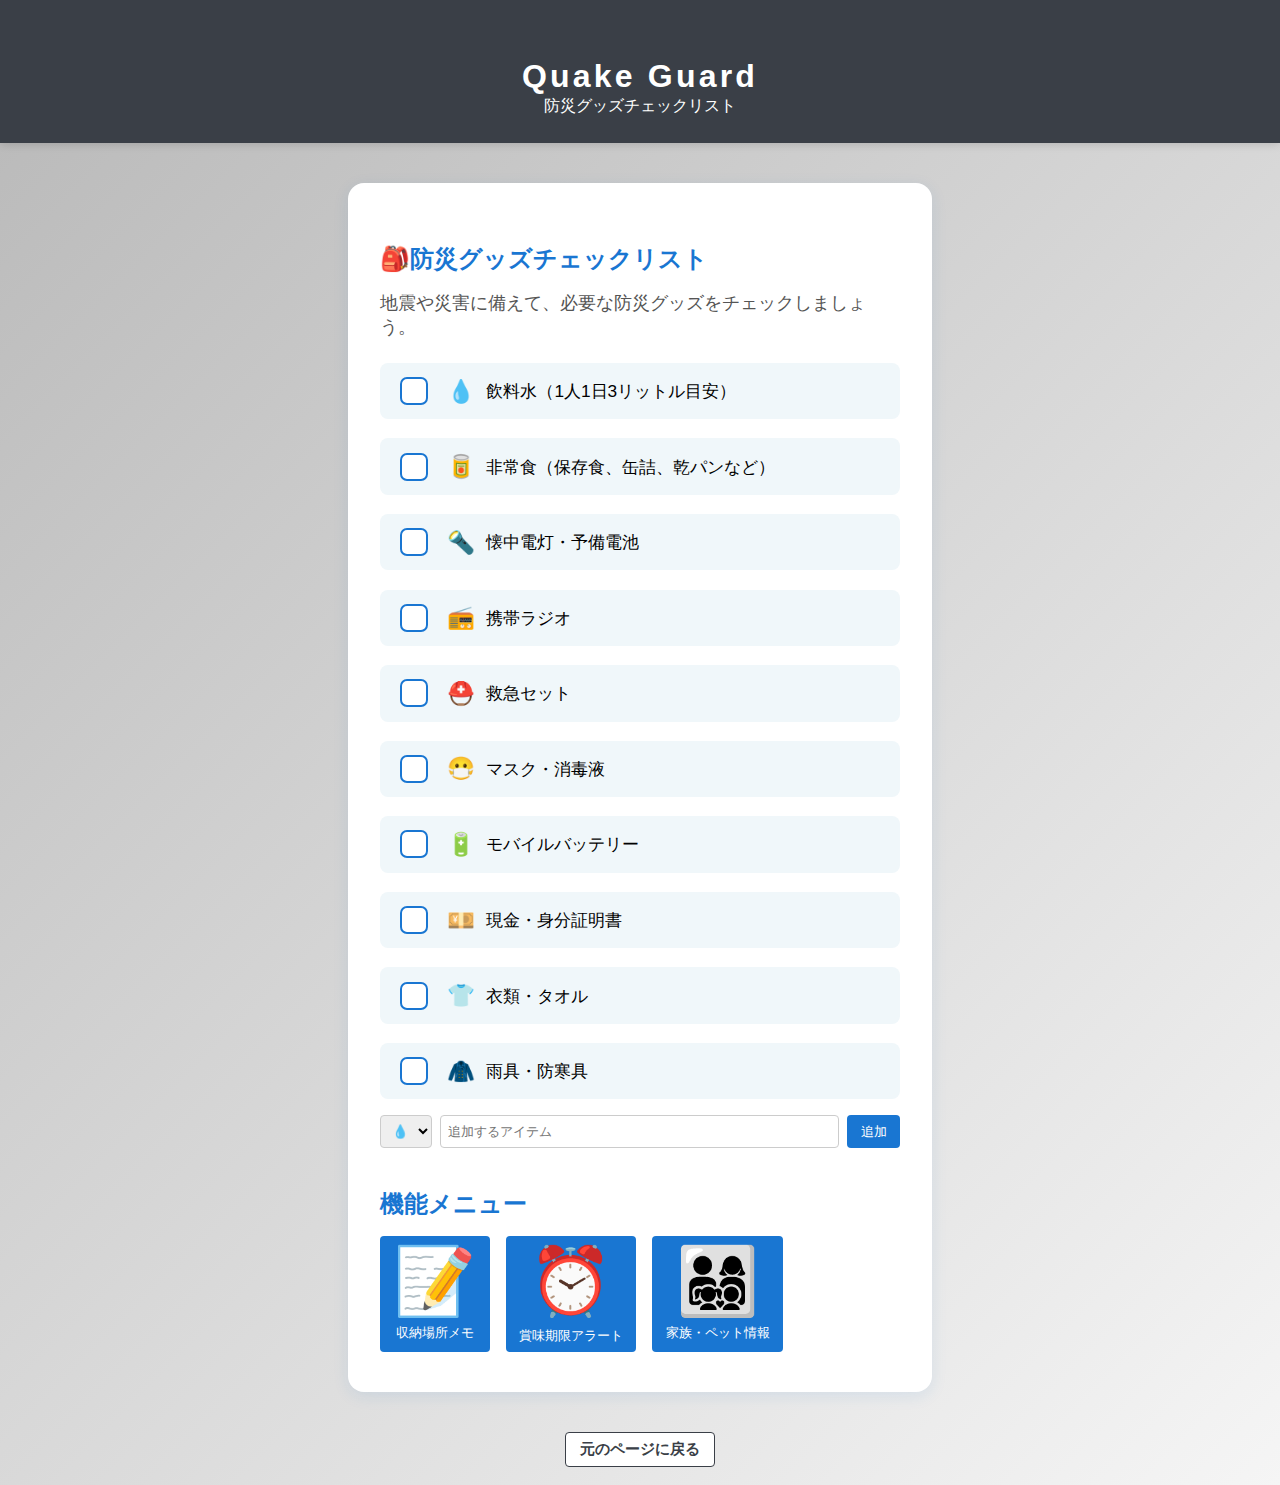
<file: list.html>
<!DOCTYPE html>
<html lang="ja">
<head>
    <meta charset="UTF-8">
    <title>防災グッズチェックリスト</title>
    <meta name="viewport" content="width=device-width, initial-scale=1">
    <style>
        body {
            font-family: 'Segoe UI', Arial, sans-serif;
            background: linear-gradient(135deg, #b8b8b8 0%, #f5f5f5 100%);
            margin: 0;
            padding: 0;
        }
        .site-title-bar {
            background: #3a3f47;
            color: #fff;
            display: flex;
            align-items: center;
            padding: 36px 0 26px 0; /* ←縦のpaddingを増やして高さをアップ */
            margin-bottom: 20px;
            box-shadow: 0 2px 8px rgba(0,0,0,0.13);
            position: relative;
            /* 追加: 幅を広げる */
            width: 100vw;
            min-width: 100vw;
            left: 50%;
            right: 50%;
            margin-left: -50vw;
            margin-right: -50vw;
        }
        .site-title-bar .site-title {
            flex: 1;
            text-align: center;
            font-size: 2em;
            letter-spacing: 0.1em;
            font-weight: bold;
            position: absolute;
            left: 0;
            right: 0;
            margin: auto;
            width: max-content;
            color: #fff;
        }
        header {
            background: #ffffffc9;
            color: #fff;
            padding: 1.5rem 1rem 1rem 1rem;
            text-align: center;
            border-bottom-left-radius: 24px;
            border-bottom-right-radius: 24px;
            box-shadow: 0 2px 8px rgba(25, 118, 210, 0.08);
        }  
        main {
            max-width: 520px;
            margin: 2.5rem auto;
            background: #fff;
            border-radius: 16px;
            box-shadow: 0 4px 16px rgba(25,118,210,0.10);
            padding: 2.5rem 2rem;
        }

        .back-link {
            margin-left: 16px;
            margin-right: 16px;
            background: #fff;
            color: #3a3f47;
            padding: 6px 14px;
            border-radius: 4px;
            text-decoration: none;
            font-weight: bold;
            border: 1px solid #3a3f47;
            font-size: 0.95em;
            transition: background 0.2s, color 0.2s;
        }
        .back-link:hover {
            background: #e3e3e3;
            color: #222;
        }
        h1 {
            margin: 0 0 0.5rem 0;
            font-size: 2rem;
            letter-spacing: 0.05em;
        }
        p {
            margin: 0 0 1.5rem 0;
            color: #e3f2fd;
            font-size: 1.05rem;
        }
        ul {
            list-style: none;
            padding: 0;
            margin: 0;
        }
        li {
            margin-bottom: 1.2rem;
            display: flex;
            align-items: center;
            background: #f0f7fa;
            border-radius: 8px;
            padding: 0.7rem 1rem;
            transition: background 0.2s;
        }
        li:last-child {
            margin-bottom: 0;
        }
        label {
            display: flex;
            align-items: center;
            width: 100%;
            cursor: pointer;
            font-size: 1.08rem;
        }
        input[type="checkbox"] {
            appearance: none;
            width: 28px;
            height: 28px;
            border: 2px solid #1976d2;
            border-radius: 7px;
            margin-right: 1.2rem;
            background: #fff;
            transition: border 0.2s, box-shadow 0.2s;
            position: relative;
            outline: none;
            cursor: pointer;
        }
        input[type="checkbox"]:checked {
            background: #1976d2;
            border-color: #1976d2;
        }
        input[type="checkbox"]:checked::after {
            content: '';
            position: absolute;
            left: 7px;
            top: 3px;
            width: 8px;
            height: 15px;
            border-right: 3px solid #fff;
            border-bottom: 3px solid #fff;
            transform: rotate(40deg);
        }
        input[type="checkbox"]:focus {
            box-shadow: 0 0 0 3px #90caf9;
        }
        .checked {
            text-decoration: line-through;
            color: #90a4ae;
        }
        @media (max-width: 600px) {
            main { padding: 1.2rem 0.5rem; }
            h1 { font-size: 1.3rem; }
            li { padding: 0.6rem 0.5rem; }
            input[type="checkbox"] { width: 24px; height: 24px; margin-right: 0.8rem; }
        }
    </style>
</head>
<body>

<style>
@keyframes fadeIn {
    from { opacity: 0; }
    to { opacity: 1; }
}
.navbar-fade-in {
    animation: fadeIn 1.5s ease-in-out;
}
</style>

    <div class="site-title-bar navbar-fade-in">
        <a href="./index.html" class="site-title" style="position: absolute; left: 0; right: 0; margin: auto; width: max-content; text-decoration: none; color: #fff;">
            Quake Guard
        </a>
        <p style="text-align: center; color: #fff; font-size: 1em; margin: 60px auto 0;">
            防災グッズチェックリスト
        </p>
    </div>

    <main>
        <section>
            <h2 style="font-size:1.5em; color:#1976d2; margin-bottom:1rem;">🎒防災グッズチェックリスト</h2>
            <p style="font-size:1.1em; color:#555; margin-bottom:1.5rem;">
                地震や災害に備えて、必要な防災グッズをチェックしましょう。
            </p>
            <ul id="checklist" style="padding:0; list-style:none;">
            <li><label><input type="checkbox"> <span style="font-size:1.3em; margin-right:0.5em;">💧</span>飲料水（1人1日3リットル目安）</label></li>
            <li><label><input type="checkbox"> <span style="font-size:1.3em; margin-right:0.5em;">🥫</span>非常食（保存食、缶詰、乾パンなど）</label></li>
            <li><label><input type="checkbox"> <span style="font-size:1.3em; margin-right:0.5em;">🔦</span>懐中電灯・予備電池</label></li>
            <li><label><input type="checkbox"> <span style="font-size:1.3em; margin-right:0.5em;">📻</span>携帯ラジオ</label></li>
            <li><label><input type="checkbox"> <span style="font-size:1.3em; margin-right:0.5em;">⛑️</span>救急セット</label></li>
            <li><label><input type="checkbox"> <span style="font-size:1.3em; margin-right:0.5em;">😷</span>マスク・消毒液</label></li>
            <li><label><input type="checkbox"> <span style="font-size:1.3em; margin-right:0.5em;">🔋</span>モバイルバッテリー</label></li>
            <li><label><input type="checkbox"> <span style="font-size:1.3em; margin-right:0.5em;">💴</span>現金・身分証明書</label></li>
            <li><label><input type="checkbox"> <span style="font-size:1.3em; margin-right:0.5em;">👕</span>衣類・タオル</label></li>
            <li><label><input type="checkbox"> <span style="font-size:1.3em; margin-right:0.5em;">🧥</span>雨具・防寒具</label></li>
            </ul>
            <script>
                // Add animation and color change when a checkbox is checked
                checklist.addEventListener('change', (event) => {
                    if (event.target.type === 'checkbox') {
                        const listItem = event.target.closest('li');
                        if (event.target.checked) {
                            listItem.style.transition = 'transform 0.2s ease, opacity 0.2s ease, background-color 0.2s ease';
                            listItem.style.transform = 'scale(1.05)';
                            listItem.style.opacity = '0.8';
                            listItem.style.backgroundColor = '#d1e7dd'; // Light green background
                            setTimeout(() => {
                                listItem.style.transform = 'scale(1)';
                                listItem.style.opacity = '1';
                            }, 200);
                        } else {
                            listItem.style.backgroundColor = '#f0f7fa'; // Reset to original background
                        }
                    }
                });
            </script>
            <form id="addItemForm" style="margin-top:1rem; display:flex; gap:0.5rem;">
            <input type="text" id="newItemText" placeholder="追加するアイテム" style="flex:1; padding:0.5em; border:1px solid #ccc; border-radius:4px;">
            <button type="submit" style="padding:0.5em 1em; background:#1976d2; color:#fff; border:none; border-radius:4px; cursor:pointer;">追加</button>
            </form>
        </section>
        <script>
            const addItemForm = document.getElementById('addItemForm');
            const newItemText = document.getElementById('newItemText');
            const checklist = document.getElementById('checklist');

            // Create a dropdown for emoji selection
            const emojiSelect = document.createElement('select');
            emojiSelect.style.padding = '0.5em';
            emojiSelect.style.border = '1px solid #ccc';
            emojiSelect.style.borderRadius = '4px';
            emojiSelect.innerHTML = `
            <option value="💧">💧</option>
            <option value="🥫">🥫</option>
            <option value="🔦">🔦</option>
            <option value="📻">📻</option>
            <option value="⛑️">⛑️</option>
            <option value="😷">😷</option>
            <option value="🔋">🔋</option>
            <option value="💴">💴</option>
            <option value="👕">👕</option>
            <option value="🧥">🧥</option>
            <option value="🆕">🆕</option>
            `;
            addItemForm.insertBefore(emojiSelect, newItemText);

            addItemForm.onsubmit = function(e) {
            e.preventDefault();
            if (!newItemText.value.trim()) return;
            const li = document.createElement('li');
            li.innerHTML = `<label><input type="checkbox"> <span style="font-size:1.3em; margin-right:0.5em;">${emojiSelect.value}</span>${newItemText.value}</label>`;
            checklist.appendChild(li);
            newItemText.value = '';
            };
        </script>

        <section style="margin-top:2.5rem;">
            <h2 style="font-size:1.5em; color:#1976d2; margin-bottom:1rem;">機能メニュー</h2>
            <div style="display:flex; flex-wrap:wrap; gap:1rem;">
                <button onclick="showSection('photoMemoSection')" style="padding:0.5em 1em; background:#1976d2; color:#fff; border:none; border-radius:4px; cursor:pointer; display:flex; flex-direction:column; align-items:center;">
                    <span style="font-size:5em;">📝</span>
                    <span style="margin-top:0.3em;">収納場所メモ</span>
                </button>
                <button onclick="showSection('expireAlertSection')" style="padding:0.5em 1em; background:#1976d2; color:#fff; border:none; border-radius:4px; cursor:pointer; display:flex; flex-direction:column; align-items:center;">
                    <span style="font-size:5em;">⏰</span>
                    <span style="margin-top:0.5em;">賞味期限アラート</span>
                </button>
                <button onclick="showSection('familyInfoSection')" style="padding:0.5em 1em; background:#1976d2; color:#fff; border:none; border-radius:4px; cursor:pointer; display:flex; flex-direction:column; align-items:center;">
                    <span style="font-size:5em;">👨‍👩‍👧‍👦</span>
                    <span style="margin-top:0.3em;">家族・ペット情報</span>
                </button>
            </div>
        </section>

        <section id="photoMemoSection" style="margin-top:2.5rem; display:none; background:#f9f9f9; padding:1rem; border-radius:8px; box-shadow:0 2px 8px rgba(0,0,0,0.1);">
            <button onclick="document.getElementById('photoMemoSection').style.display='none'" style="float:right; background:none; border:none; font-size:1.2em; cursor:pointer;">✖</button>
            <h2 style="font-size:1.5em; color:#1976d2; margin-bottom:1rem;">📝収納場所メモ（写真＋メモ）</h2>
            <form id="photoMemoForm" style="display:flex; flex-wrap:wrap; gap:0.5rem; margin-bottom:1.2em;">
            <input type="file" id="photoInput" accept="image/*" style="flex:1; min-width:500px; padding:5em;">
            <input type="text" id="memoInput" placeholder="例: 非常食は押入れの下段" style="flex:2; min-width:200px; padding:0.3em;">
            <button type="submit" style="padding:0.3em 1em; background:#1976d2; color:#fff; border:none; border-radius:4px; cursor:pointer;">追加</button>
            </form>
            <div id="photoMemoList" style="display:flex; flex-direction:column; gap:1rem;"></div>
        </section>

        <section id="expireAlertSection" style="margin-top:2.5rem; display:none; background:#f9f9f9; padding:1rem; border-radius:8px; box-shadow:0 2px 8px rgba(0,0,0,0.1);">
            <button onclick="document.getElementById('expireAlertSection').style.display='none'" style="float:right; background:none; border:none; font-size:1.2em; cursor:pointer;">✖</button>
            <h2 style="font-size:1.5em; color:#1976d2; margin-bottom:1rem;">⏰賞味期限／使用期限アラート</h2>
            <form id="expireForm" style="display:flex; flex-wrap:wrap; gap:0.5rem; margin-bottom:1.2em;">
            <input type="text" id="itemName" placeholder="例: 非常食" style="flex:1; min-width:150px; padding:0.3em;">
            <input type="date" id="expireDate" style="flex:1; min-width:150px; padding:0.3em;">
            <button type="submit" style="padding:0.3em 1em; background:#1976d2; color:#fff; border:none; border-radius:4px; cursor:pointer;">登録</button>
            </form>
            <div id="expireList" style="display:flex; flex-direction:column; gap:1rem;"></div>
        </section>

        <section id="familyInfoSection" style="margin-top:2.5rem; display:none; background:#f9f9f9; padding:1rem; border-radius:8px; box-shadow:0 2px 8px rgba(0,0,0,0.1);">
            <button onclick="document.getElementById('familyInfoSection').style.display='none'" style="float:right; background:none; border:none; font-size:1.2em; cursor:pointer;">✖</button>
            <h2 style="font-size:1.5em; color:#1976d2; margin-bottom:1rem;">👨‍👩‍👧‍👦家族・ペットの情報登録</h2>
            <form id="familyInfoForm" style="display:flex; flex-direction:column; gap:0.5rem; margin-bottom:1.2em;">
            <input type="text" id="familyName" placeholder="名前（例: 山田 太郎）" style="padding:0.3em;">
            <input type="text" id="bloodType" placeholder="血液型（例: A型）" style="padding:0.3em;">
            <input type="text" id="medications" placeholder="常備薬（例: アレルギー薬）" style="padding:0.3em;">
            <input type="text" id="allergies" placeholder="アレルギー（例: ピーナッツ）" style="padding:0.3em;">
            <input type="text" id="petInfo" placeholder="ペット情報（例: 犬、餌ストック3日分）" style="padding:0.3em;">
            <button type="submit" style="padding:0.3em 1em; background:#1976d2; color:#fff; border:none; border-radius:4px; cursor:pointer;">登録</button>
            </form>
            <div id="familyInfoList" style="display:flex; flex-direction:column; gap:1rem;"></div>
        </section>

        <script>
            function showSection(sectionId) {
            document.querySelectorAll('section[id$="Section"]').forEach(section => {
                section.style.display = 'none';
            });
            document.getElementById(sectionId).style.display = 'block';
            }
        </script>

        <script>
            const familyInfoForm = document.getElementById('familyInfoForm');
            const familyName = document.getElementById('familyName');
            const bloodType = document.getElementById('bloodType');
            const medications = document.getElementById('medications');
            const allergies = document.getElementById('allergies');
            const petInfo = document.getElementById('petInfo');
            const familyInfoList = document.getElementById('familyInfoList');
            let familyInfos = JSON.parse(localStorage.getItem('familyInfos') || '[]');

            function renderFamilyInfos() {
                familyInfoList.innerHTML = '';
                familyInfos.forEach((info, i) => {
                    const div = document.createElement('div');
                    div.style.marginBottom = '1em';
                    div.innerHTML = `
                        <strong>${info.name}</strong><br>
                        血液型: ${info.bloodType}<br>
                        常備薬: ${info.medications}<br>
                        アレルギー: ${info.allergies}<br>
                        ペット情報: ${info.petInfo}<br>
                        <button style="margin-top:0.5em;" onclick="removeFamilyInfo(${i})">削除</button>
                    `;
                    familyInfoList.appendChild(div);
                });
            }

            window.removeFamilyInfo = function(i) {
                familyInfos.splice(i, 1);
                localStorage.setItem('familyInfos', JSON.stringify(familyInfos));
                renderFamilyInfos();
            };

            familyInfoForm.onsubmit = function(e) {
                e.preventDefault();
                if (!familyName.value) return;
                familyInfos.push({
                    name: familyName.value,
                    bloodType: bloodType.value,
                    medications: medications.value,
                    allergies: allergies.value,
                    petInfo: petInfo.value
                });
                localStorage.setItem('familyInfos', JSON.stringify(familyInfos));
                renderFamilyInfos();
                familyName.value = '';
                bloodType.value = '';
                medications.value = '';
                allergies.value = '';
                petInfo.value = '';
            };

            renderFamilyInfos();
        </script>
    </main>

            <a id="backToMain"
            href="./index.html"
            class="back-link"
            style="background: #fff; color: #3a3f47; border: 1px solid #3a3f47; display: block; width: fit-content; margin: 0 auto 18px;">
             元のページに戻る
        </a>


    <script>
        // チェック状態をローカルストレージに保存
        const checkboxes = checklist.querySelectorAll('input[type="checkbox"]');
        // 保存された状態を復元
        checkboxes.forEach((cb, i) => {
            const checked = localStorage.getItem('item' + i) === 'true';
            cb.checked = checked;
            if (checked) cb.parentElement.classList.add('checked');
            cb.addEventListener('change', () => {
                localStorage.setItem('item' + i, cb.checked);
                cb.parentElement.classList.toggle('checked', cb.checked);

                // モーションを追加
                if (cb.checked) {
                    cb.parentElement.style.transition = 'transform 0.2s ease, opacity 0.2s ease';
                    cb.parentElement.style.transform = 'scale(1.05)';
                    cb.parentElement.style.opacity = '0.8';
                    setTimeout(() => {
                        cb.parentElement.style.transform = 'scale(1)';
                        cb.parentElement.style.opacity = '1';
                    }, 200);
                }
            });
        });
        const photoMemoForm = document.getElementById('photoMemoForm');
    const photoInput = document.getElementById('photoInput');
    const memoInput = document.getElementById('memoInput');
    const photoMemoList = document.getElementById('photoMemoList');
    let photoMemos = JSON.parse(localStorage.getItem('photoMemos') || '[]');
    function renderPhotoMemos() {
        photoMemoList.innerHTML = '';
        photoMemos.forEach((m, i) => {
            const div = document.createElement('div');
            div.style.marginBottom = '1em';
            div.innerHTML = `<img src="${m.img}" style="width:60px;height:60px;object-fit:cover;border-radius:8px;margin-right:0.7em;vertical-align:middle;">
                <span>${m.memo}</span>
                <button style="margin-left:1em;" onclick="removePhotoMemo(${i})">削除</button>`;
            photoMemoList.appendChild(div);
        });
    }
    window.removePhotoMemo = function(i) {
        photoMemos.splice(i,1);
        localStorage.setItem('photoMemos', JSON.stringify(photoMemos));
        renderPhotoMemos();
    }
    photoMemoForm.onsubmit = function(e) {
        e.preventDefault();
        const file = photoInput.files[0];
        if (!file) return;
        const reader = new FileReader();
        reader.onload = function(ev) {
            photoMemos.push({img: ev.target.result, memo: memoInput.value});
            localStorage.setItem('photoMemos', JSON.stringify(photoMemos));
            renderPhotoMemos();
            photoInput.value = '';
            memoInput.value = '';
        };
        reader.readAsDataURL(file);
    };
    renderPhotoMemos();

    // 賞味期限アラート機能
    const expireForm = document.getElementById('expireForm');
    const itemName = document.getElementById('itemName');
    const expireDate = document.getElementById('expireDate');
    const expireList = document.getElementById('expireList');
    let expireItems = JSON.parse(localStorage.getItem('expireItems') || '[]');
    function renderExpireItems() {
        expireList.innerHTML = '';
        const today = new Date();
        expireItems.forEach((item, i) => {
            const d = new Date(item.date);
            const diff = Math.ceil((d - today) / (1000*60*60*24));
            let alertMsg = '';
            if (diff <= 7 && diff >= 0) alertMsg = `<span style="color:red;">（まもなく期限）</span>`;
            if (diff < 0) alertMsg = `<span style="color:gray;">（期限切れ）</span>`;
            const div = document.createElement('div');
            div.innerHTML = `${item.name}：${item.date} ${alertMsg} <button onclick="removeExpireItem(${i})">削除</button>`;
            expireList.appendChild(div);
        });
    }
    window.removeExpireItem = function(i) {
        expireItems.splice(i,1);
        localStorage.setItem('expireItems', JSON.stringify(expireItems));
        renderExpireItems();
    }
    expireForm.onsubmit = function(e) {
        e.preventDefault();
        if (!itemName.value || !expireDate.value) return;
        expireItems.push({name: itemName.value, date: expireDate.value});
        localStorage.setItem('expireItems', JSON.stringify(expireItems));
        renderExpireItems();
        itemName.value = '';
        expireDate.value = '';
    };
    renderExpireItems();
        
    </script>
</body>
</html></ul>
</file>
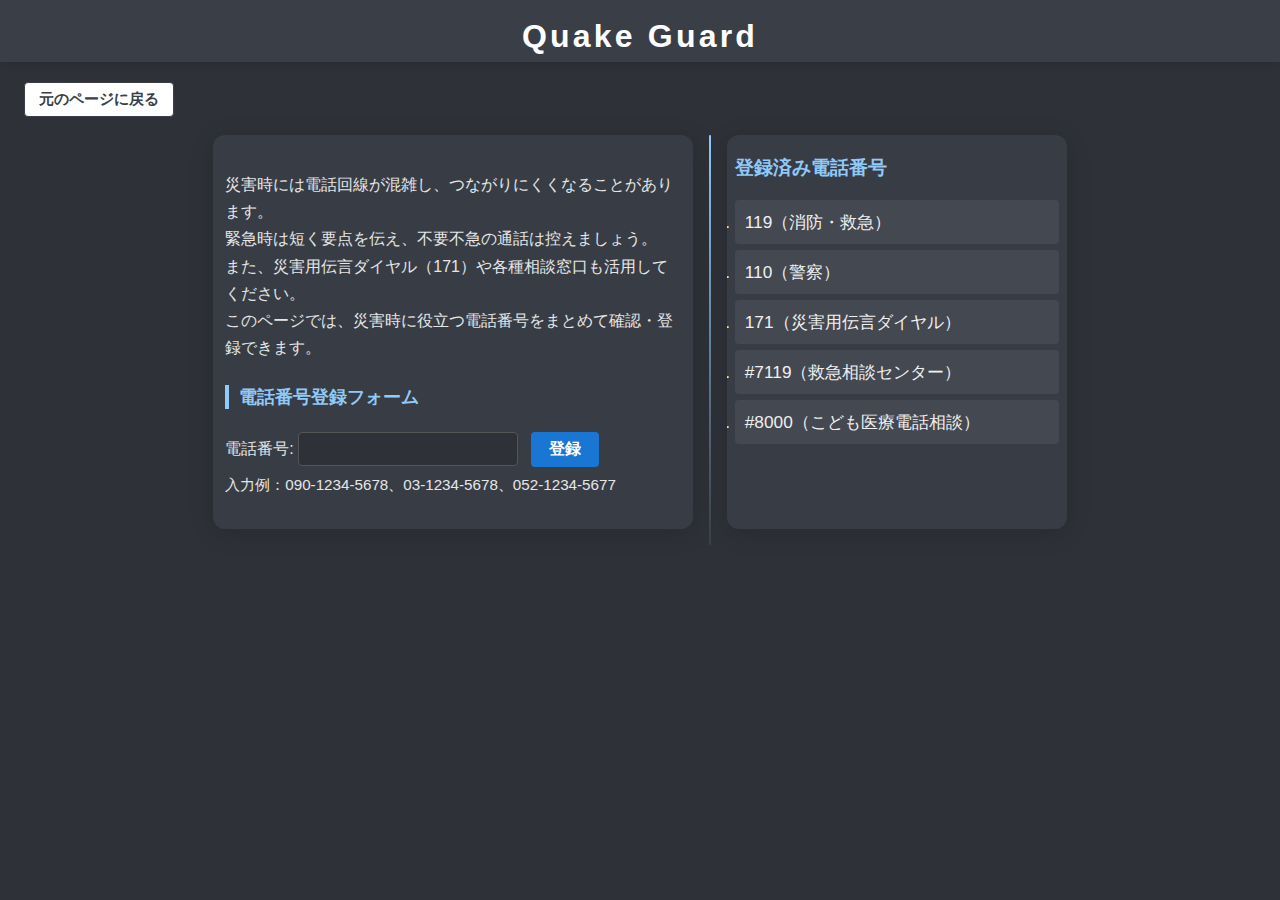
<file: phone.html>
<!DOCTYPE html>
<html lang="ja">
<head>
    <meta charset="UTF-8">
    <title>Quake Guard - 災害時の電話案内サイト</title>
    <meta name="viewport" content="width=device-width, initial-scale=1">
    <style>
        body {
            background: #2e3238;
            color: #f8f9fa;
            font-family: 'Segoe UI', 'Meiryo', sans-serif;
            margin: 0;
            padding: 0;
        }
        .site-title-bar {
            background: #3a3f47;
            color: #fff;
            display: flex;
            align-items: center;
            padding: 36px 0 26px 0; /* ←縦のpaddingを増やして高さをアップ */
            margin-bottom: 20px;
            box-shadow: 0 2px 8px rgba(0,0,0,0.13);
            position: relative;
            /* 追加: 幅を広げる */
            width: 100vw;
            min-width: 100vw;
            left: 50%;
            right: 50%;
            margin-left: -50vw;
            margin-right: -50vw;
        }
        .site-title-bar .site-title {
            flex: 1;
            text-align: center;
            font-size: 2em;
            letter-spacing: 0.1em;
            font-weight: bold;
            position: absolute;
            left: 0;
            right: 0;
            margin: auto;
            width: max-content;
            color: #fff;
        }
        .back-link {
            margin-left: 16px;
            margin-right: 16px;
            background: #fff;
            color: #3a3f47;
            padding: 6px 14px;
            border-radius: 4px;
            text-decoration: none;
            font-weight: bold;
            border: 1px solid #3a3f47;
            font-size: 0.95em;
            transition: background 0.2s, color 0.2s;
        }
        .back-link:hover {
            background: #e3e3e3;
            color: #222;
        }
        .main-flex {
            display: flex;
            justify-content: center;
            gap: 16px;
            padding: 0 4vw;
        }
        .main-content {
            background: #383d45;
            border-radius: 12px;
            box-shadow: 0 4px 24px rgba(0,0,0,0.15);
            color: #f8f9fa;
            padding: 20px 12px 18px 12px;
            margin-bottom: 16px;
            width: 100%;
            max-width: 480px;
            box-sizing: border-box;
        }
        .main-content.right {
            max-width: 340px;
            min-width: 0;
            padding: 20px 8px 18px 8px;
        }
        h2 {
            color: #90caf9;
            border-left: 4px solid #90caf9;
            padding-left: 10px;
            margin-top: 24px;
            font-size: 1.1em;
        }
        #phoneForm label {
            font-size: 1em;
            color: #e6e6e6;
        }
        #phoneForm input[type="tel"] {
            width: 100%;
            max-width: 220px;
            padding: 7px 10px;
            border: 1px solid #555;
            border-radius: 4px;
            background: #2e3238;
            color: #f8f9fa;
            font-size: 1em;
            margin-right: 8px;
            margin-top: 8px;
            box-sizing: border-box;
        }
        #phoneForm button {
            background: #1976d2;
            color: #fff;
            border: none;
            border-radius: 4px;
            padding: 7px 18px;
            font-size: 1em;
            font-weight: bold;
            cursor: pointer;
            transition: background 0.2s;
            margin-top: 8px;
        }
        #phoneForm button:active {
            background: #1565c0;
        }
        #phoneList {
            margin-top: 12px;
            padding-left: 0;
        }
        #phoneList li {
            margin: 6px 0;
            padding: 10px 10px;
            border-radius: 4px;
            font-size: 1.08em;
            list-style-type: decimal;
            color: #f8f9fa;
            word-break: break-all;
            cursor: pointer;
            transition: background 0.15s;
        }
        #phoneList li.default-phone {
            background: #444851;
            color: #f0f0f0;
            font-weight: normal;
            cursor: default;
        }
        #phoneList li.user-phone {
            background: #33627a;
            color: #b3e5fc;
            font-weight: bold;
        }
        #phoneList li.user-phone:hover {
            background: #1976d2;
        }
        .example {
            margin-top: 0.5em;
            color: #e6e6e6;
            font-size: 0.95em;
        }
        .desc {
            color: #e6e6e6;
            margin-bottom: 1.2em;
            line-height: 1.7;
            font-size: 1em;
        }
        /* モーダルのスマホ対応 */
        #callConfirmModal {
            display: none;
            position: fixed;
            left: 0; top: 0;
            width: 100vw; height: 100vh;
            background: rgba(30,32,36,0.55);
            z-index: 1000;
            align-items: center;
            justify-content: center;
        }
        #callConfirmModal .modal-inner {
            background: #383d45;
            color: #f8f9fa;
            border-radius: 8px;
            padding: 20px 10vw;
            min-width: 200px;
            max-width: 90vw;
            text-align: center;
            box-shadow: 0 4px 24px rgba(0,0,0,0.18);
        }
        #callConfirmModal button {
            margin: 0 8px;
            background: #1976d2;
            color: #fff;
            border: none;
            border-radius: 4px;
            padding: 7px 18px;
            font-size: 1em;
            font-weight: bold;
            cursor: pointer;
        }
        #callConfirmModal button#callNo {
            background: #555;
        }
        @media (max-width: 700px) {
            .main-flex {
                flex-direction: column;
                gap: 0;
                padding: 0 2vw;
            }
            .main-content {
                max-width: 100vw;
                min-width: 0;
                margin-bottom: 12px;
                padding: 16px 4vw 14px 4vw;
            }
            .main-content.right {
                max-width: 100vw;
                padding: 16px 4vw 14px 4vw;
            }
            .site-title-bar .site-title {
                font-size: 1.3em;
            }
            #callConfirmModal .modal-inner {
                padding: 18px 4vw;
            }
        }
    </style>
</head>
<body>
    <div class="site-title-bar">
        <span class="site-title" style="position: absolute; left: 0; right: 0; margin: auto; width: max-content;">
            Quake Guard
        </span>
    </div>
    <a id="backToMain"
       href="#"
       class="back-link"
       style="background: #fff; color: #3a3f47; border: 1px solid #3a3f47; display: block; width: fit-content; margin: 0 0 18px 24px;">
        元のページに戻る
    </a>
    <div class="main-flex">
        <!-- 左側：説明と電話番号登録フォーム -->
        <div class="main-content">
            <p class="desc">
                災害時には電話回線が混雑し、つながりにくくなることがあります。<br>
                緊急時は短く要点を伝え、不要不急の通話は控えましょう。<br>
                また、災害用伝言ダイヤル（171）や各種相談窓口も活用してください。<br>
                このページでは、災害時に役立つ電話番号をまとめて確認・登録できます。
            </p>
            <h2>電話番号登録フォーム</h2>
            <form id="phoneForm">
                <label for="phone">電話番号:</label>
                <input type="tel" id="phone" name="phone" required pattern="0\d{9,10}|0\d{1,3}-\d{3,4}-\d{4}">
                <button type="submit">登録</button>
            </form>
            <p class="example">
                入力例：090-1234-5678、03-1234-5678、052-1234-5677
            </p>
        </div>
        <!-- 中央の仕切り線 -->
        <div style="width:1.5px; background:linear-gradient(to bottom,#90caf9,#3a3f47); border-radius:1px; min-height:180px; align-self:stretch; display:block;"></div>
        <!-- 右側：登録済み電話番号リスト -->
        <div class="main-content right" style="overflow-x: auto;">
            <h3 style="color:#90caf9; margin-top:0;">登録済み電話番号</h3>
            <ul id="phoneList" style="margin-top: 12px; padding-left: 0; box-sizing: border-box; word-break: break-all; overflow-wrap: break-word;">
                <li class="default-phone">119（消防・救急）</li>
                <li class="default-phone">110（警察）</li>
                <li class="default-phone">171（災害用伝言ダイヤル）</li>
                <li class="default-phone">#7119（救急相談センター）</li>
                <li class="default-phone">#8000（こども医療電話相談）</li>
            </ul>
            <div id="callConfirmModal">
                <div class="modal-inner">
                    <div id="callConfirmText" style="margin-bottom:18px;"></div>
                    <button id="callYes">はい</button>
                    <button id="callNo">いいえ</button>
                </div>
            </div>
        </div>
    </div>
    <script>
        const form = document.getElementById('phoneForm');
        const phoneList = document.getElementById('phoneList');
        const phoneInput = document.getElementById('phone');
        const phones = [];

        // 入力時に自動でハイフンを挿入
        phoneInput.addEventListener('input', function(e) {
            let value = phoneInput.value.replace(/[^0-9]/g, '');
            // 固定電話（10桁）と携帯電話（11桁）で分岐
            if (value.length <= 10) {
                // 固定電話例: 03-1234-5678, 06-1234-5678, 052-1234-5678
                if (value.startsWith('03') || value.startsWith('06')) {
                    value = value.replace(/^(\d{2})(\d{4})(\d{0,4})$/, function(_, a, b, c) {
                        return c ? `${a}-${b}-${c}` : b ? `${a}-${b}` : a;
                    });
                } else if (value.length > 2) {
                    value = value.replace(/^(\d{3})(\d{3,4})(\d{0,4})$/, function(_, a, b, c) {
                        return c ? `${a}-${b}-${c}` : b ? `${a}-${b}` : a;
                    });
                }
            } else {
                // 携帯電話例: 090-1234-5678, 080-1234-5678
                value = value.replace(/^(\d{3})(\d{4})(\d{0,4})$/, function(_, a, b, c) {
                    return c ? `${a}-${b}-${c}` : b ? `${a}-${b}` : a;
                });
            }
            phoneInput.value = value;
        });

        form.addEventListener('submit', function(e) {
            e.preventDefault();
            const phone = phoneInput.value.trim();
            if(phone && !phones.includes(phone)) {
                phones.push(phone);
                displayPhones();
                phoneInput.value = '';
            }
        });

        phoneList.addEventListener('click', function(e) {
            if (e.target.tagName === 'LI' && e.target.classList.contains('user-phone')) {
                const tel = e.target.textContent;
                document.getElementById('callConfirmText').textContent = `この電話番号に電話をかけますか？\n${tel}`;
                document.getElementById('callConfirmModal').style.display = 'flex';
                document.getElementById('callYes').onclick = function() {
                    window.location.href = 'tel:' + tel.replace(/[^\d#]/g, '');
                    document.getElementById('callConfirmModal').style.display = 'none';
                };
                document.getElementById('callNo').onclick = function() {
                    document.getElementById('callConfirmModal').style.display = 'none';
                };
            }
        });

        function displayPhones() {
            // 既定の災害用電話番号
            const defaultPhones = [
                '119（消防・救急）',
                '110（警察）',
                '171（災害用伝言ダイヤル）',
                '#7119（救急相談センター）',
                '#8000（こども医療電話相談）'
            ];
            // 既定＋ユーザー登録分を表示（既定はクラス付与、ユーザーはuser-phoneクラス）
            phoneList.innerHTML =
                defaultPhones.map(p => `<li class="default-phone">${p}</li>`).join('') +
                phones.map(p => `<li class="user-phone">${p}</li>`).join('');
        }
    </script>
</body>
</html>
</file>
